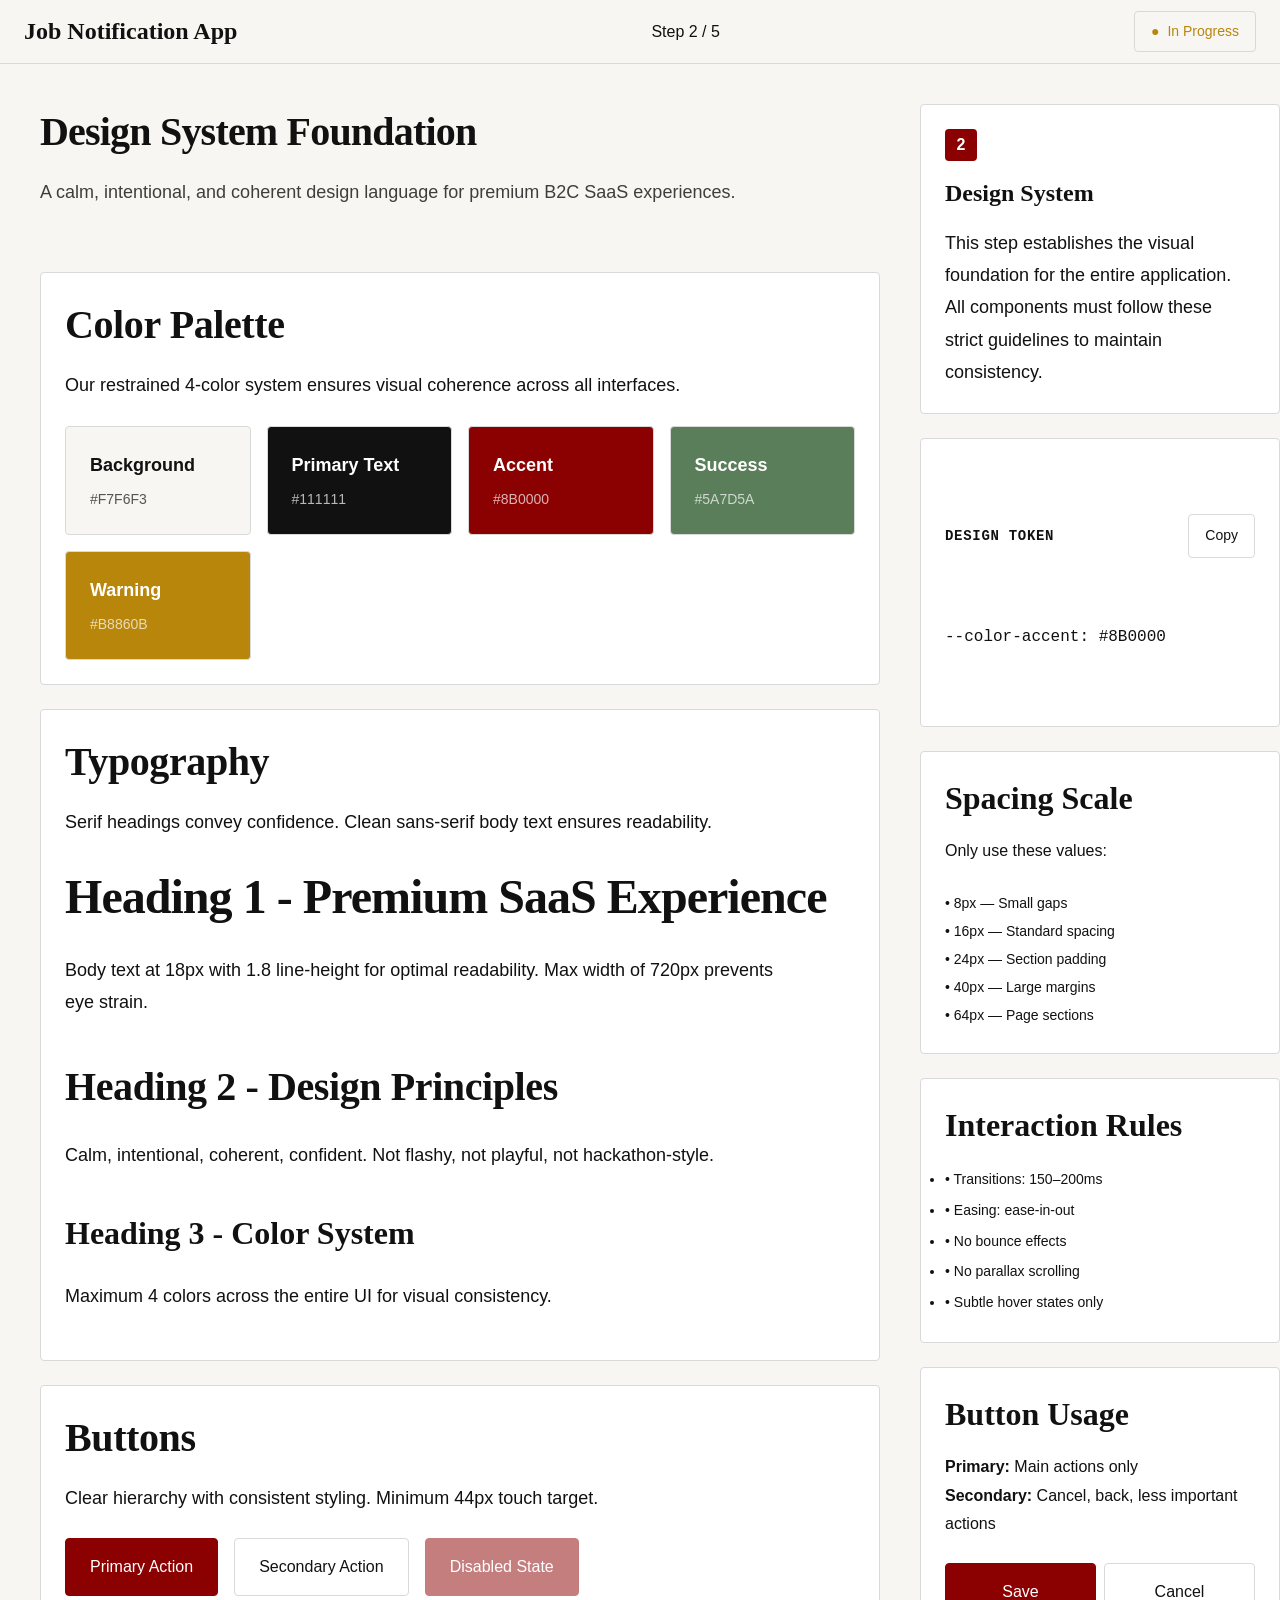
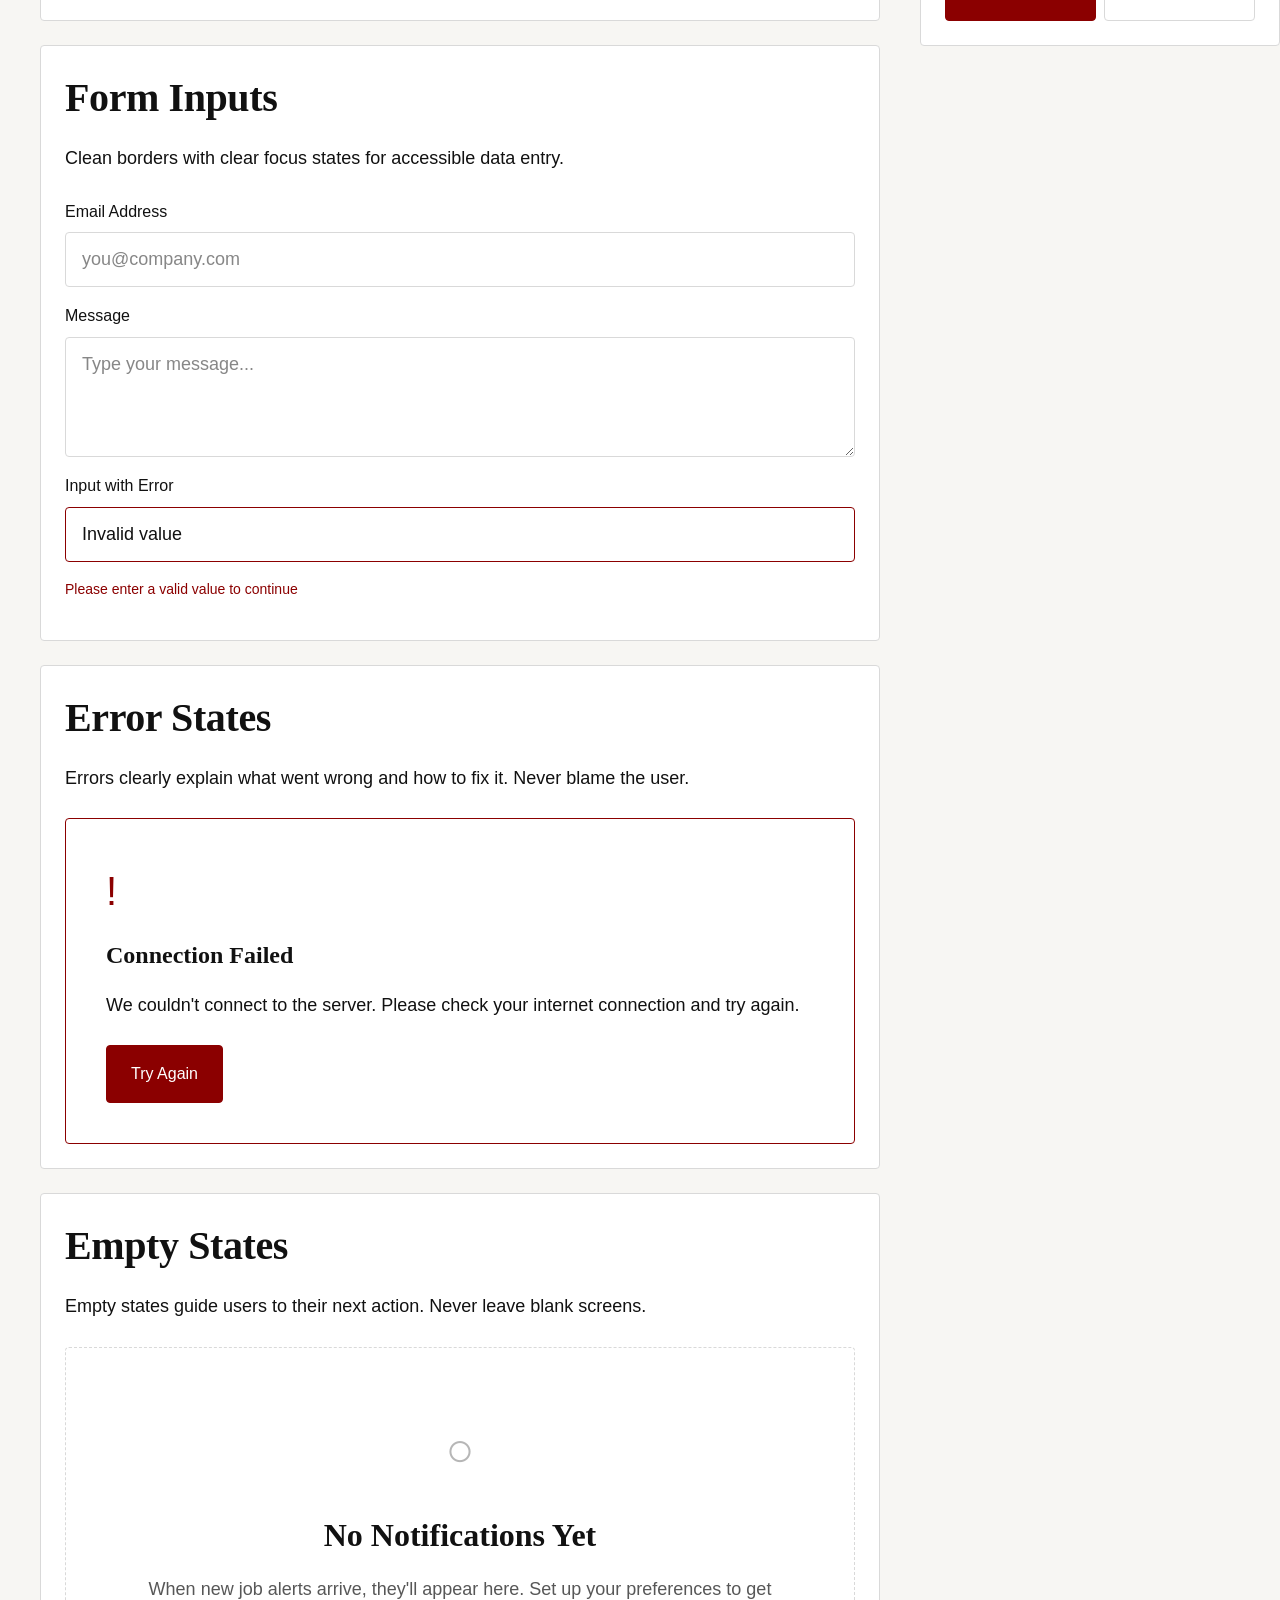
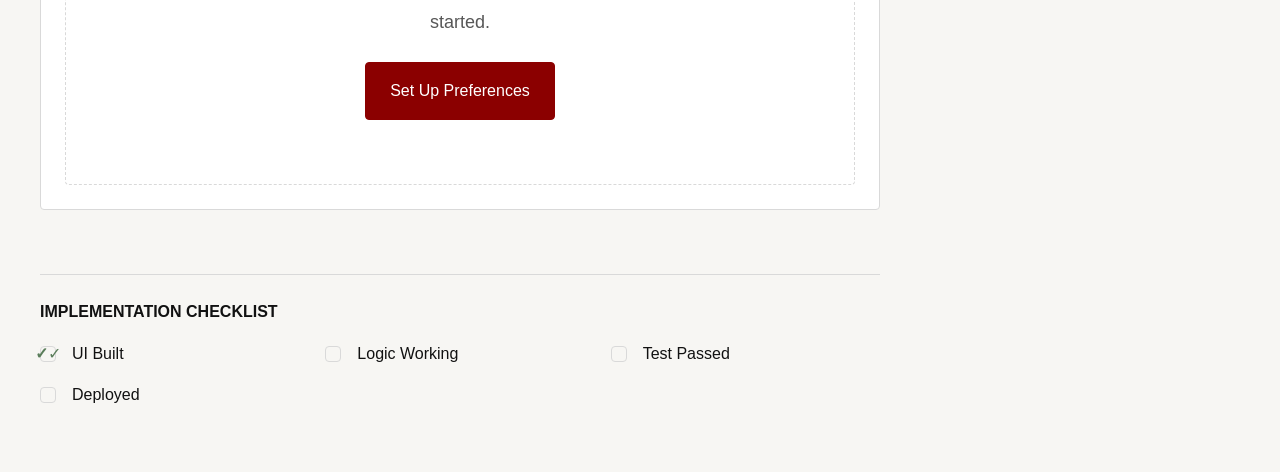
<file: index.html>
<!DOCTYPE html>
<html lang="en">
<head>
    <meta charset="UTF-8">
    <meta name="viewport" content="width=device-width, initial-scale=1.0">
    <title>Job Notification App - Design System</title>
    <link rel="stylesheet" href="css/design-system.css">
</head>
<body>
    <div class="app-container">
        <!-- TOP BAR -->
        <header class="top-bar">
            <div class="top-bar__brand">Job Notification App</div>
            <div class="top-bar__progress">Step 2 / 5</div>
            <div class="top-bar__status status-in-progress">
                <span>●</span> In Progress
            </div>
        </header>

        <!-- MAIN CONTENT -->
        <main class="main-content">
            <!-- PRIMARY WORKSPACE (70%) -->
            <section class="primary-workspace">
                
                <!-- CONTEXT HEADER -->
                <div class="context-header">
                    <h1 class="context-header__title">Design System Foundation</h1>
                    <p class="context-header__subtitle">
                        A calm, intentional, and coherent design language for premium B2C SaaS experiences.
                    </p>
                </div>

                <!-- COMPONENT SHOWCASE CARDS -->
                <div class="card">
                    <h2>Color Palette</h2>
                    <p class="u-mb-3 u-mt-2">Our restrained 4-color system ensures visual coherence across all interfaces.</p>
                    
                    <div style="display: grid; grid-template-columns: repeat(auto-fit, minmax(150px, 1fr)); gap: 16px;">
                        <div style="background: #F7F6F3; border: 1px solid #D9D9D9; padding: 24px; border-radius: 4px;">
                            <div style="font-weight: 600; margin-bottom: 8px;">Background</div>
                            <div style="font-size: 14px; opacity: 0.7;">#F7F6F3</div>
                        </div>
                        <div style="background: #111111; border: 1px solid #D9D9D9; padding: 24px; border-radius: 4px; color: #fff;">
                            <div style="font-weight: 600; margin-bottom: 8px;">Primary Text</div>
                            <div style="font-size: 14px; opacity: 0.7;">#111111</div>
                        </div>
                        <div style="background: #8B0000; border: 1px solid #D9D9D9; padding: 24px; border-radius: 4px; color: #fff;">
                            <div style="font-weight: 600; margin-bottom: 8px;">Accent</div>
                            <div style="font-size: 14px; opacity: 0.7;">#8B0000</div>
                        </div>
                        <div style="background: #5A7D5A; border: 1px solid #D9D9D9; padding: 24px; border-radius: 4px; color: #fff;">
                            <div style="font-weight: 600; margin-bottom: 8px;">Success</div>
                            <div style="font-size: 14px; opacity: 0.7;">#5A7D5A</div>
                        </div>
                        <div style="background: #B8860B; border: 1px solid #D9D9D9; padding: 24px; border-radius: 4px; color: #fff;">
                            <div style="font-weight: 600; margin-bottom: 8px;">Warning</div>
                            <div style="font-size: 14px; opacity: 0.7;">#B8860B</div>
                        </div>
                    </div>
                </div>

                <div class="card">
                    <h2>Typography</h2>
                    <p class="u-mb-3 u-mt-2">Serif headings convey confidence. Clean sans-serif body text ensures readability.</p>
                    
                    <div class="u-mt-3">
                        <h1>Heading 1 - Premium SaaS Experience</h1>
                        <p class="u-mt-3 u-mb-3">Body text at 18px with 1.8 line-height for optimal readability. Max width of 720px prevents eye strain.</p>
                        
                        <h2 class="u-mt-4">Heading 2 - Design Principles</h2>
                        <p class="u-mt-3 u-mb-3">Calm, intentional, coherent, confident. Not flashy, not playful, not hackathon-style.</p>
                        
                        <h3 class="u-mt-4">Heading 3 - Color System</h3>
                        <p class="u-mt-3 u-mb-3">Maximum 4 colors across the entire UI for visual consistency.</p>
                    </div>
                </div>

                <div class="card">
                    <h2>Buttons</h2>
                    <p class="u-mb-3 u-mt-2">Clear hierarchy with consistent styling. Minimum 44px touch target.</p>
                    
                    <div style="display: flex; gap: 16px; flex-wrap: wrap;">
                        <button class="btn btn--primary">Primary Action</button>
                        <button class="btn btn--secondary">Secondary Action</button>
                        <button class="btn btn--primary" disabled>Disabled State</button>
                    </div>
                </div>

                <div class="card">
                    <h2>Form Inputs</h2>
                    <p class="u-mb-3 u-mt-2">Clean borders with clear focus states for accessible data entry.</p>
                    
                    <div class="input-group">
                        <label class="input-label" for="email">Email Address</label>
                        <input type="email" id="email" class="input" placeholder="you@company.com">
                    </div>
                    
                    <div class="input-group">
                        <label class="input-label" for="message">Message</label>
                        <textarea id="message" class="input" placeholder="Type your message..."></textarea>
                    </div>
                    
                    <div class="input-group">
                        <label class="input-label" for="error-input">Input with Error</label>
                        <input type="text" id="error-input" class="input input--error" value="Invalid value" placeholder="Error state">
                        <div class="input-error-message">Please enter a valid value to continue</div>
                    </div>
                </div>

                <div class="card">
                    <h2>Error States</h2>
                    <p class="u-mb-3 u-mt-2">Errors clearly explain what went wrong and how to fix it. Never blame the user.</p>
                    
                    <div class="error-state u-mt-3">
                        <div class="error-state__icon">!</div>
                        <h3 class="error-state__title">Connection Failed</h3>
                        <p class="error-state__message">
                            We couldn't connect to the server. Please check your internet connection and try again.
                        </p>
                        <button class="btn btn--primary">Try Again</button>
                    </div>
                </div>

                <div class="card">
                    <h2>Empty States</h2>
                    <p class="u-mb-3 u-mt-2">Empty states guide users to their next action. Never leave blank screens.</p>
                    
                    <div class="empty-state u-mt-3">
                        <div class="empty-state__icon">○</div>
                        <h3 class="empty-state__title">No Notifications Yet</h3>
                        <p class="empty-state__description">
                            When new job alerts arrive, they'll appear here. Set up your preferences to get started.
                        </p>
                        <button class="btn btn--primary">Set Up Preferences</button>
                    </div>
                </div>

                <!-- PROOF FOOTER -->
                <footer class="proof-footer">
                    <div class="proof-footer__title">IMPLEMENTATION CHECKLIST</div>
                    <ul class="proof-list">
                        <li class="proof-item">
                            <span class="proof-checkbox checked">✓</span>
                            <span>UI Built</span>
                        </li>
                        <li class="proof-item">
                            <span class="proof-checkbox"></span>
                            <span>Logic Working</span>
                        </li>
                        <li class="proof-item">
                            <span class="proof-checkbox"></span>
                            <span>Test Passed</span>
                        </li>
                        <li class="proof-item">
                            <span class="proof-checkbox"></span>
                            <span>Deployed</span>
                        </li>
                    </ul>
                </footer>

            </section>

            <!-- SECONDARY PANEL (30%) -->
            <aside class="secondary-panel">
                
                <!-- STEP EXPLANATION -->
                <div class="step-explanation">
                    <div class="step-explanation__number">2</div>
                    <h3 class="step-explanation__title">Design System</h3>
                    <p class="step-explanation__description">
                        This step establishes the visual foundation for the entire application. 
                        All components must follow these strict guidelines to maintain consistency.
                    </p>
                </div>

                <!-- COPYABLE PROMPT BOX -->
                <div class="prompt-box">
                    <div class="prompt-box__header">
                        <div class="prompt-box__title">Design Token</div>
                        <button class="btn btn--secondary prompt-box__copy-btn">Copy</button>
                    </div>
                    <div>--color-accent: #8B0000</div>
                </div>

                <!-- ADDITIONAL GUIDANCE CARD -->
                <div class="card">
                    <h3>Spacing Scale</h3>
                    <p class="u-mt-2 u-mb-3" style="font-size: 16px;">Only use these values:</p>
                    <ul style="list-style: none; font-size: 14px; line-height: 2;">
                        <li>• 8px — Small gaps</li>
                        <li>• 16px — Standard spacing</li>
                        <li>• 24px — Section padding</li>
                        <li>• 40px — Large margins</li>
                        <li>• 64px — Page sections</li>
                    </ul>
                </div>

                <!-- INTERACTION RULES -->
                <div class="card">
                    <h3>Interaction Rules</h3>
                    <ul style="font-size: 14px; line-height: 2.2; margin-top: 16px;">
                        <li>• Transitions: 150–200ms</li>
                        <li>• Easing: ease-in-out</li>
                        <li>• No bounce effects</li>
                        <li>• No parallax scrolling</li>
                        <li>• Subtle hover states only</li>
                    </ul>
                </div>

                <!-- BUTTON STYLES -->
                <div class="card">
                    <h3>Button Usage</h3>
                    <p class="u-mt-2 u-mb-3" style="font-size: 16px;">
                        <strong>Primary:</strong> Main actions only<br>
                        <strong>Secondary:</strong> Cancel, back, less important actions
                    </p>
                    <div style="display: flex; gap: 8px;">
                        <button class="btn btn--primary" style="flex: 1;">Save</button>
                        <button class="btn btn--secondary" style="flex: 1;">Cancel</button>
                    </div>
                </div>

            </aside>
        </main>
    </div>

    <script>
        // Copy prompt functionality
        document.querySelector('.prompt-box__copy-btn').addEventListener('click', function() {
            const code = '--color-accent: #8B0000';
            navigator.clipboard.writeText(code).then(() => {
                const originalText = this.textContent;
                this.textContent = 'Copied!';
                setTimeout(() => {
                    this.textContent = originalText;
                }, 2000);
            });
        });

        // Form input interactions
        const inputs = document.querySelectorAll('.input');
        inputs.forEach(input => {
            input.addEventListener('focus', function() {
                this.parentElement.classList.add('focused');
            });
            
            input.addEventListener('blur', function() {
                this.parentElement.classList.remove('focused');
            });
        });
    </script>
</body>
</html>
</file>
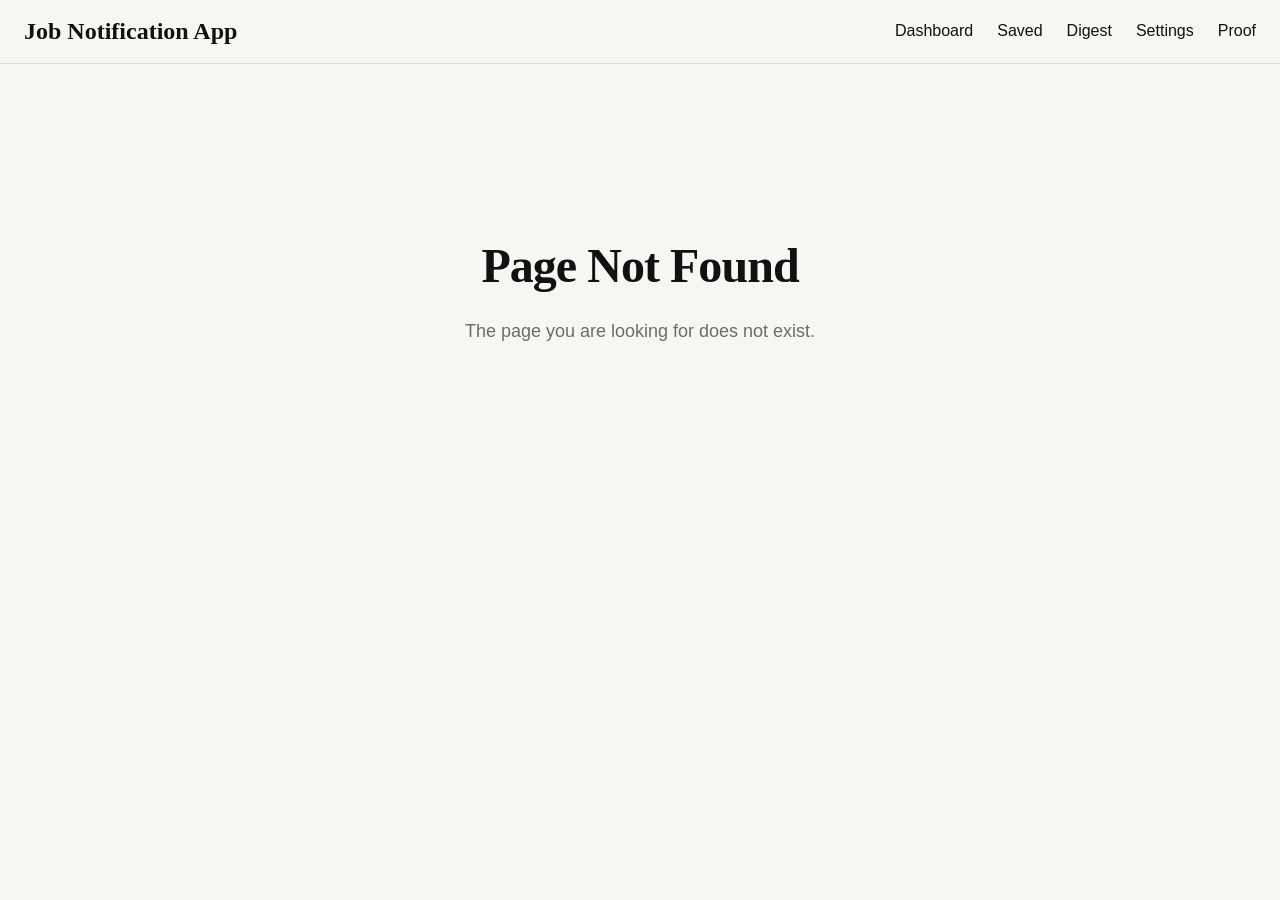
<file: app.html>
<!DOCTYPE html>
<html lang="en">

<head>
    <meta charset="UTF-8">
    <meta name="viewport" content="width=device-width, initial-scale=1.0">
    <title>Job Notification App</title>
    <link rel="stylesheet" href="css/design-system.css">
    <style>
        /* Specific adjustments for the App Shell based on the rules */
        .app-nav {
            display: flex;
            align-items: center;
            gap: var(--space-3);
        }

        .nav-link {
            text-decoration: none;
            color: var(--color-text-primary);
            font-size: var(--text-sm);
            font-weight: 500;
            padding: var(--space-1) 0;
            border-bottom: 2px solid transparent;
            transition: color var(--transition-fast) var(--transition-easing);
        }

        .nav-link:hover {
            color: var(--color-accent);
        }

        .nav-link.active {
            border-bottom: 2px solid #8B0000;
            color: #8B0000;
        }

        /* Mobile Menu */
        .mobile-menu-btn {
            display: none;
            background: none;
            border: none;
            font-size: 24px;
            cursor: pointer;
            color: var(--color-text-primary);
        }

        .mobile-nav-panel {
            display: none;
            flex-direction: column;
            gap: var(--space-2);
            position: absolute;
            top: var(--top-bar-height);
            left: 0;
            right: 0;
            background: var(--color-background);
            padding: var(--space-3);
            border-bottom: 1px solid var(--color-border);
            z-index: 99;
        }

        .mobile-nav-panel.open {
            display: flex;
        }

        @media (max-width: 768px) {
            .app-nav {
                display: none;
            }

            .mobile-menu-btn {
                display: block;
            }
        }

        /* Route Container */
        .route-view {
            display: none;
            width: 100%;
        }

        .route-view.active {
            display: block;
        }

        /* Placeholder Content Styling */
        .placeholder-page {
            max-width: var(--max-width-text);
            margin: 0 auto;
            text-align: left;
            padding-top: var(--space-5);
        }

        .placeholder-page h1 {
            margin-bottom: var(--space-2);
        }

        .placeholder-page p {
            opacity: 0.6;
            margin-top: 0;
        }

        /* Center content instead of 70/30 split for these simple shells */
        .main-content {
            justify-content: center;
        }
    </style>
</head>

<body>
    <div class="app-container">
        <!-- TOP NAVIGATION BAR -->
        <header class="top-bar">
            <div class="top-bar__brand">Job Notification App</div>

            <nav class="app-nav">
                <a href="/" class="nav-link active" data-route="/">Dashboard</a>
                <a href="/saved" class="nav-link" data-route="/saved">Saved</a>
                <a href="/digest" class="nav-link" data-route="/digest">Digest</a>
                <a href="/settings" class="nav-link" data-route="/settings">Settings</a>
                <a href="/proof" class="nav-link" data-route="/proof">Proof</a>
            </nav>

            <button class="mobile-menu-btn" aria-label="Toggle menu">☰</button>
        </header>

        <!-- MOBILE NAVIGATION PANEL -->
        <nav class="mobile-nav-panel">
            <a href="/" class="nav-link active" data-route="/">Dashboard</a>
            <a href="/saved" class="nav-link" data-route="/saved">Saved</a>
            <a href="/digest" class="nav-link" data-route="/digest">Digest</a>
            <a href="/settings" class="nav-link" data-route="/settings">Settings</a>
            <a href="/proof" class="nav-link" data-route="/proof">Proof</a>
        </nav>

        <!-- MAIN CONTENT (ROUTE VIEWS) -->
        <main class="main-content">

            <!-- Landing Route -->
            <section id="route-landing" class="route-view active">
                <div class="placeholder-page" style="text-align: center; padding-top: var(--space-5);">
                    <h1 style="font-size: var(--text-3xl); margin-bottom: var(--space-3);">Stop Missing The Right Jobs.
                    </h1>
                    <p style="font-size: var(--text-lg); margin-bottom: var(--space-4);">Precision-matched job discovery
                        delivered daily at 9AM.</p>
                    <a href="/settings" class="btn btn--primary routing-link" data-route="/settings"
                        style="font-size: var(--text-lg); padding: var(--space-3) var(--space-4);">Start Tracking</a>
                </div>
            </section>

            <!-- Dashboard Route -->
            <section id="route-dashboard" class="route-view">
                <div class="empty-state"
                    style="max-width: var(--max-width-text); margin: 0 auto; margin-top: var(--space-5);">
                    <div class="empty-state__icon">○</div>
                    <h3 class="empty-state__title">No jobs yet</h3>
                    <p class="empty-state__description">In the next step, you will load a realistic dataset.</p>
                </div>
            </section>

            <!-- Saved Route -->
            <section id="route-saved" class="route-view">
                <div class="empty-state"
                    style="max-width: var(--max-width-text); margin: 0 auto; margin-top: var(--space-5);">
                    <div class="empty-state__icon">○</div>
                    <h3 class="empty-state__title">No Saved Jobs</h3>
                    <p class="empty-state__description">Jobs you save for later will appear here.</p>
                </div>
            </section>

            <!-- Digest Route -->
            <section id="route-digest" class="route-view">
                <div class="empty-state"
                    style="max-width: var(--max-width-text); margin: 0 auto; margin-top: var(--space-5);">
                    <div class="empty-state__icon">○</div>
                    <h3 class="empty-state__title">Daily Digest</h3>
                    <p class="empty-state__description">Your precision-matched daily summary will appear here. Feature
                        coming soon.</p>
                </div>
            </section>

            <!-- Settings Route -->
            <section id="route-settings" class="route-view">
                <div class="card" style="max-width: var(--max-width-text); margin: 0 auto; margin-top: var(--space-5);">
                    <h2 class="u-mb-4">Notification Preferences</h2>

                    <div class="input-group u-mb-3">
                        <label class="input-label" for="pref-role">Role keywords</label>
                        <input type="text" id="pref-role" class="input" placeholder="e.g. Frontend Engineer, React">
                    </div>

                    <div class="input-group u-mb-3">
                        <label class="input-label" for="pref-location">Preferred locations</label>
                        <input type="text" id="pref-location" class="input" placeholder="e.g. New York, London, Remote">
                    </div>

                    <div class="input-group u-mb-3">
                        <label class="input-label" for="pref-mode">Mode</label>
                        <select id="pref-mode" class="input">
                            <option>Remote</option>
                            <option>Hybrid</option>
                            <option>Onsite</option>
                        </select>
                    </div>

                    <div class="input-group u-mb-4">
                        <label class="input-label" for="pref-exp">Experience level</label>
                        <select id="pref-exp" class="input">
                            <option>Junior</option>
                            <option>Mid-Level</option>
                            <option>Senior</option>
                            <option>Staff/Principal</option>
                        </select>
                    </div>

                    <button class="btn btn--primary">Save Preferences</button>
                </div>
            </section>

            <!-- Proof Route -->
            <section id="route-proof" class="route-view">
                <div class="placeholder-page" style="margin-top: var(--space-5);">
                    <h1>Proof</h1>
                    <p>Artifact collection and verification steps will be displayed here.</p>
                </div>
            </section>

            <!-- 404 Route -->
            <section id="route-404" class="route-view">
                <div class="placeholder-page" style="text-align: center; margin-top: var(--space-5);">
                    <h1>Page Not Found</h1>
                    <p>The page you are looking for does not exist.</p>
                </div>
            </section>

        </main>
    </div>

    <script src="js/design-system.js"></script>
    <script>
        // Simple Client-Side Router
        document.addEventListener('DOMContentLoaded', () => {
            const navLinks = document.querySelectorAll('.nav-link');
            const routingLinks = document.querySelectorAll('.nav-link, .routing-link');
            const routeViews = document.querySelectorAll('.route-view');
            const mobileMenuBtn = document.querySelector('.mobile-menu-btn');
            const mobileNavPanel = document.querySelector('.mobile-nav-panel');

            // Toggle mobile menu
            mobileMenuBtn.addEventListener('click', () => {
                mobileNavPanel.classList.toggle('open');
            });

            // Map paths to view IDs
            const routeMap = {
                '/': 'route-landing',
                '/dashboard': 'route-dashboard',
                '/saved': 'route-saved',
                '/digest': 'route-digest',
                '/settings': 'route-settings',
                '/proof': 'route-proof'
            };

            function navigateTo(path) {
                // Determine target view
                const targetViewId = routeMap[path] || 'route-404';

                // Handle navigation without reload
                history.pushState(null, '', path);
                updateUI(path, targetViewId);
            }

            function updateUI(path, viewId) {
                // Update active links
                navLinks.forEach(link => {
                    link.classList.remove('active');
                    const linkRoute = link.getAttribute('data-route');
                    if (linkRoute === path) {
                        link.classList.add('active');
                    }
                });

                // Update visible views
                routeViews.forEach(view => {
                    view.classList.remove('active');
                });

                const targetViewElement = document.getElementById(viewId);
                if (targetViewElement) {
                    targetViewElement.classList.add('active');
                }

                // Close mobile menu if open
                mobileNavPanel.classList.remove('open');
            }

            // Handle link clicks
            routingLinks.forEach(link => {
                link.addEventListener('click', (e) => {
                    e.preventDefault();
                    const path = link.getAttribute('data-route');
                    navigateTo(path);
                });
            });

            // Handle back/forward browser buttons
            window.addEventListener('popstate', () => {
                const path = window.location.pathname;
                const viewId = routeMap[path] || 'route-404';
                updateUI(path, viewId);
            });

            // Initial load resolution
            const initialPath = window.location.pathname;
            const initialViewId = routeMap[initialPath] || 'route-404';
            updateUI(initialPath, initialViewId);
        });
    </script>
</body>

</html>
</file>
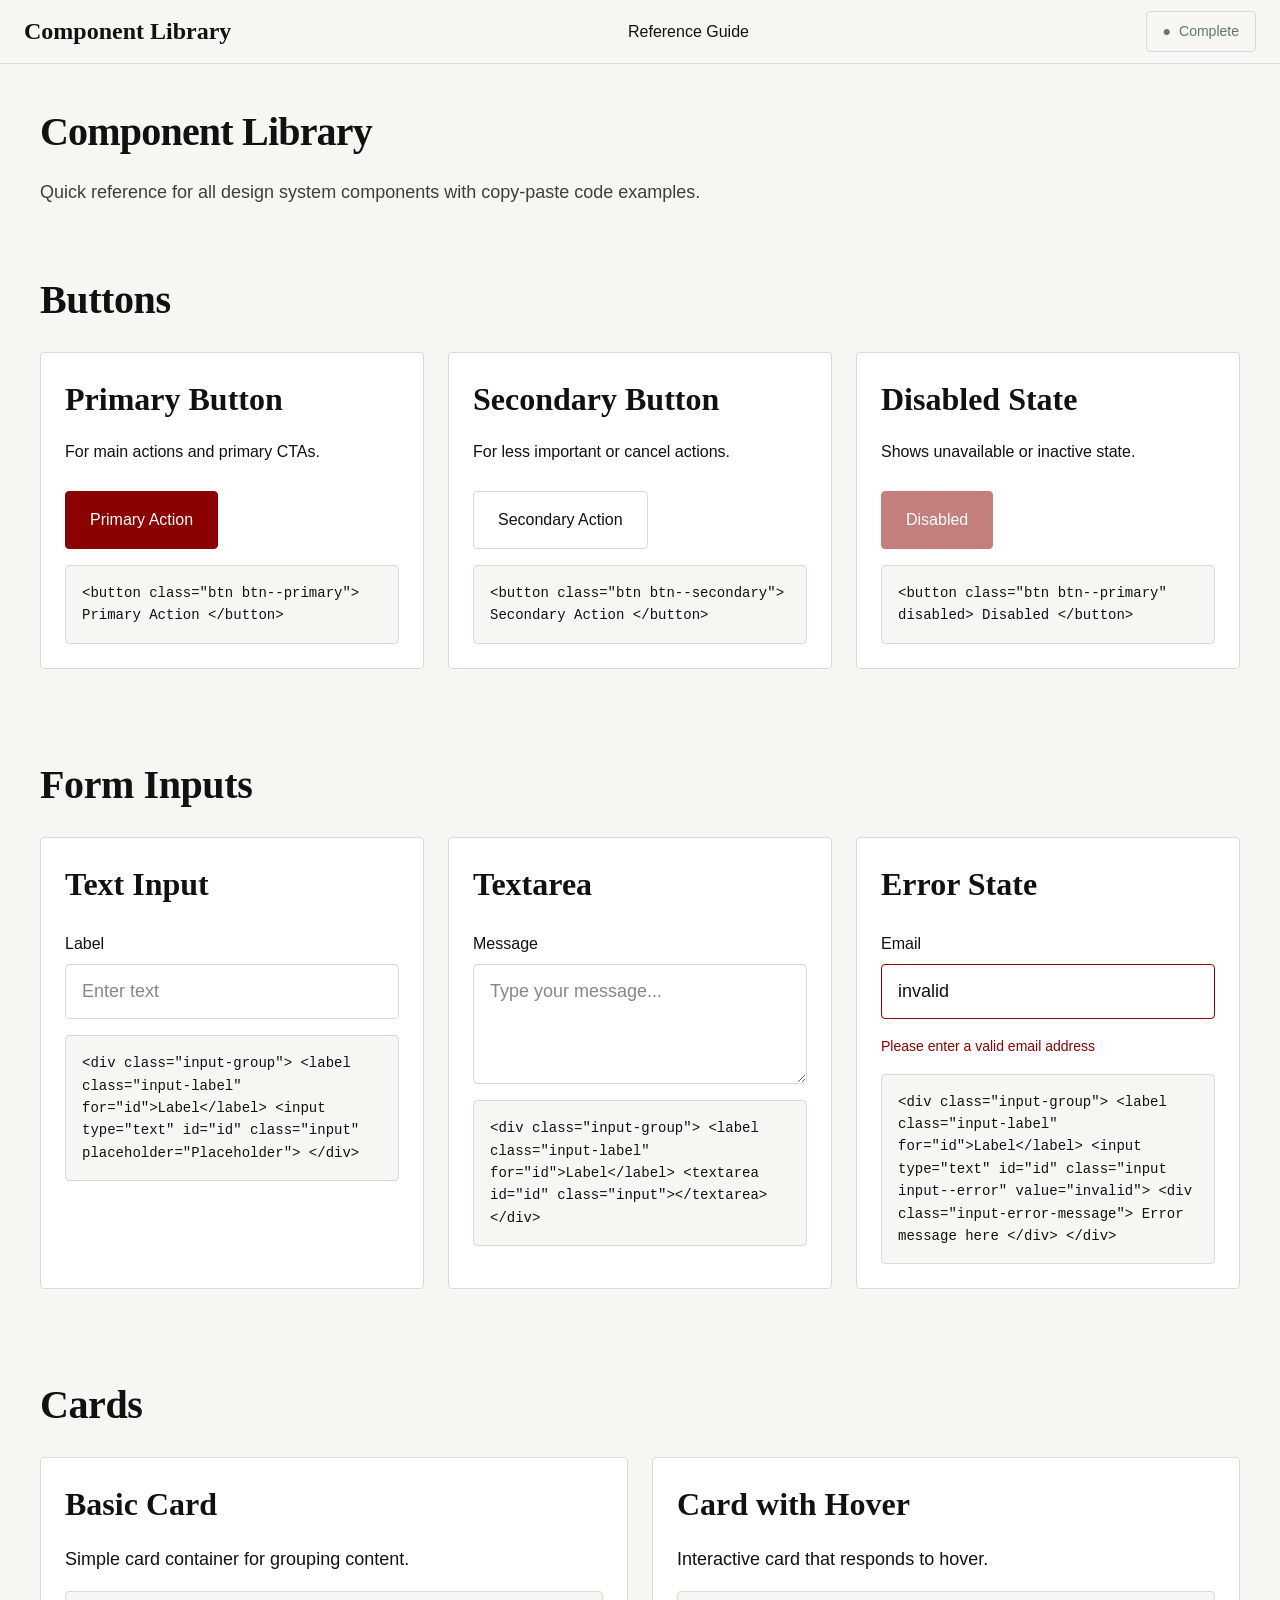
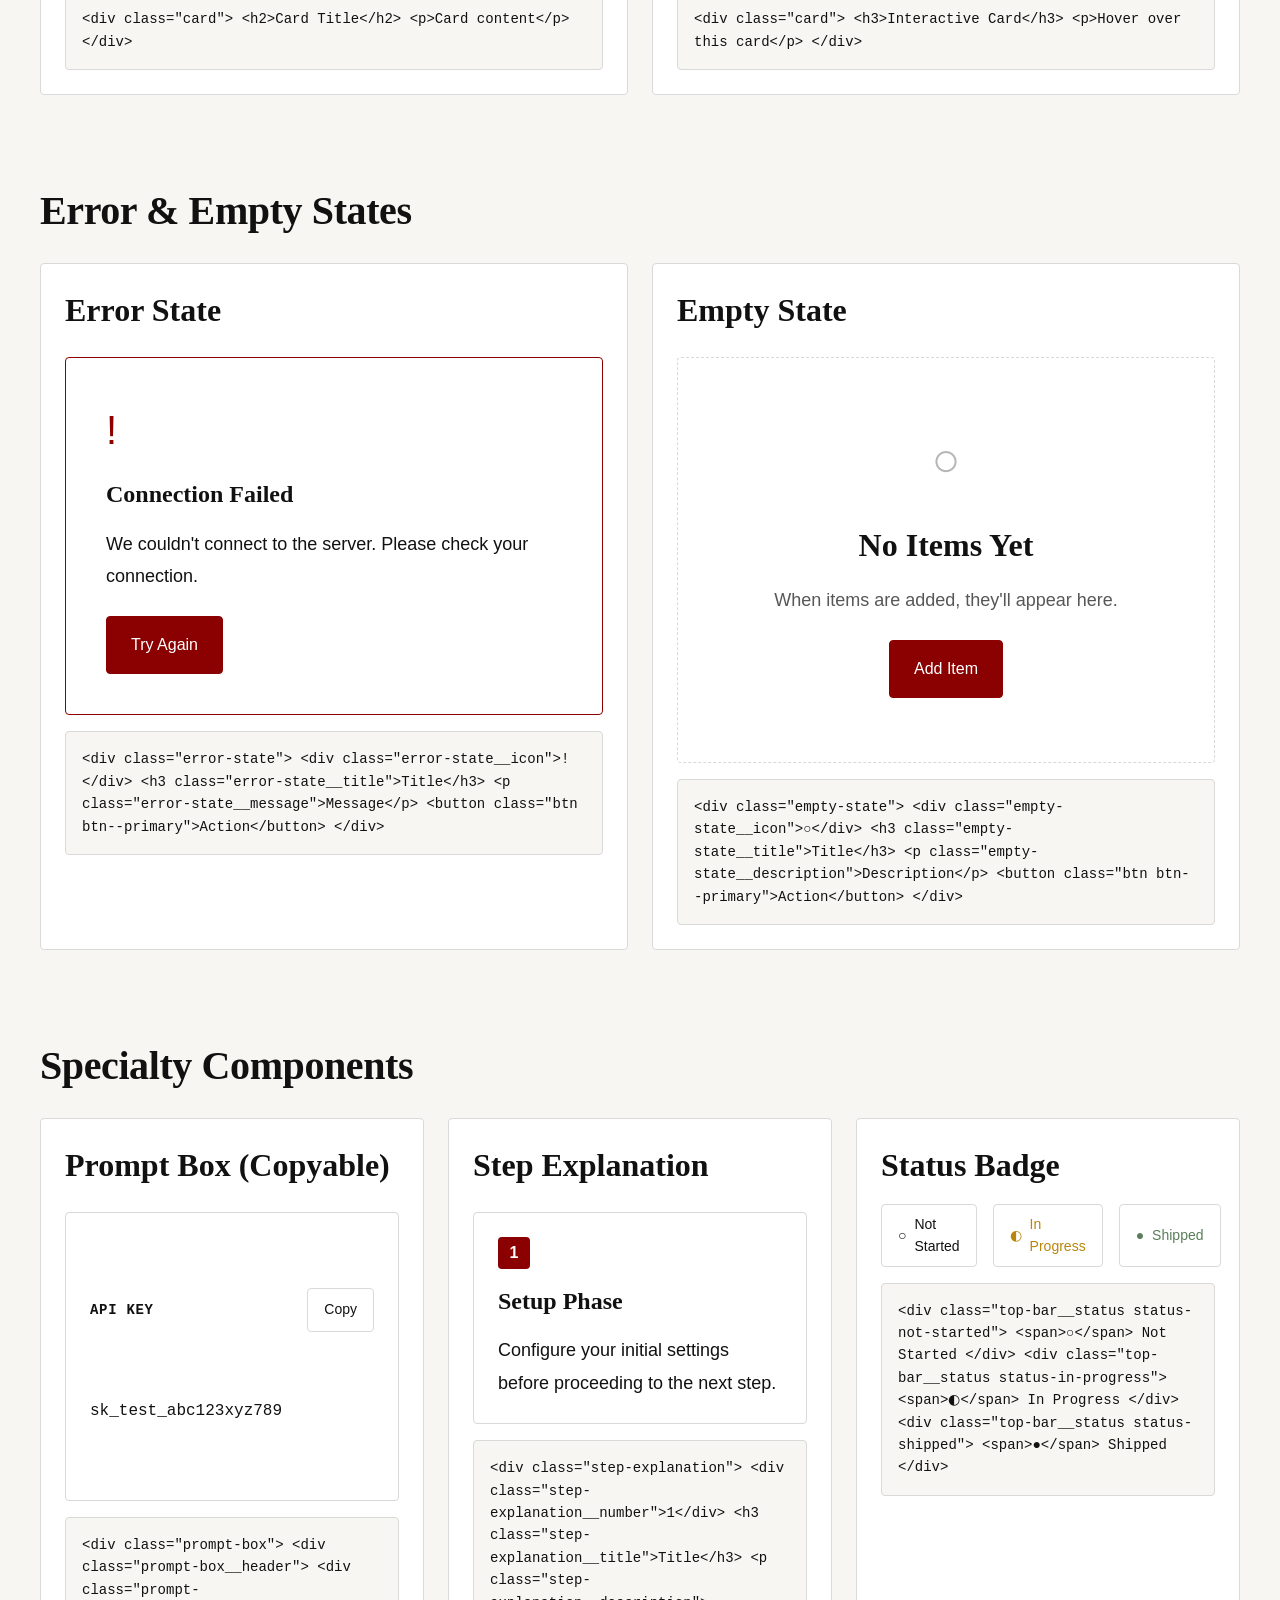
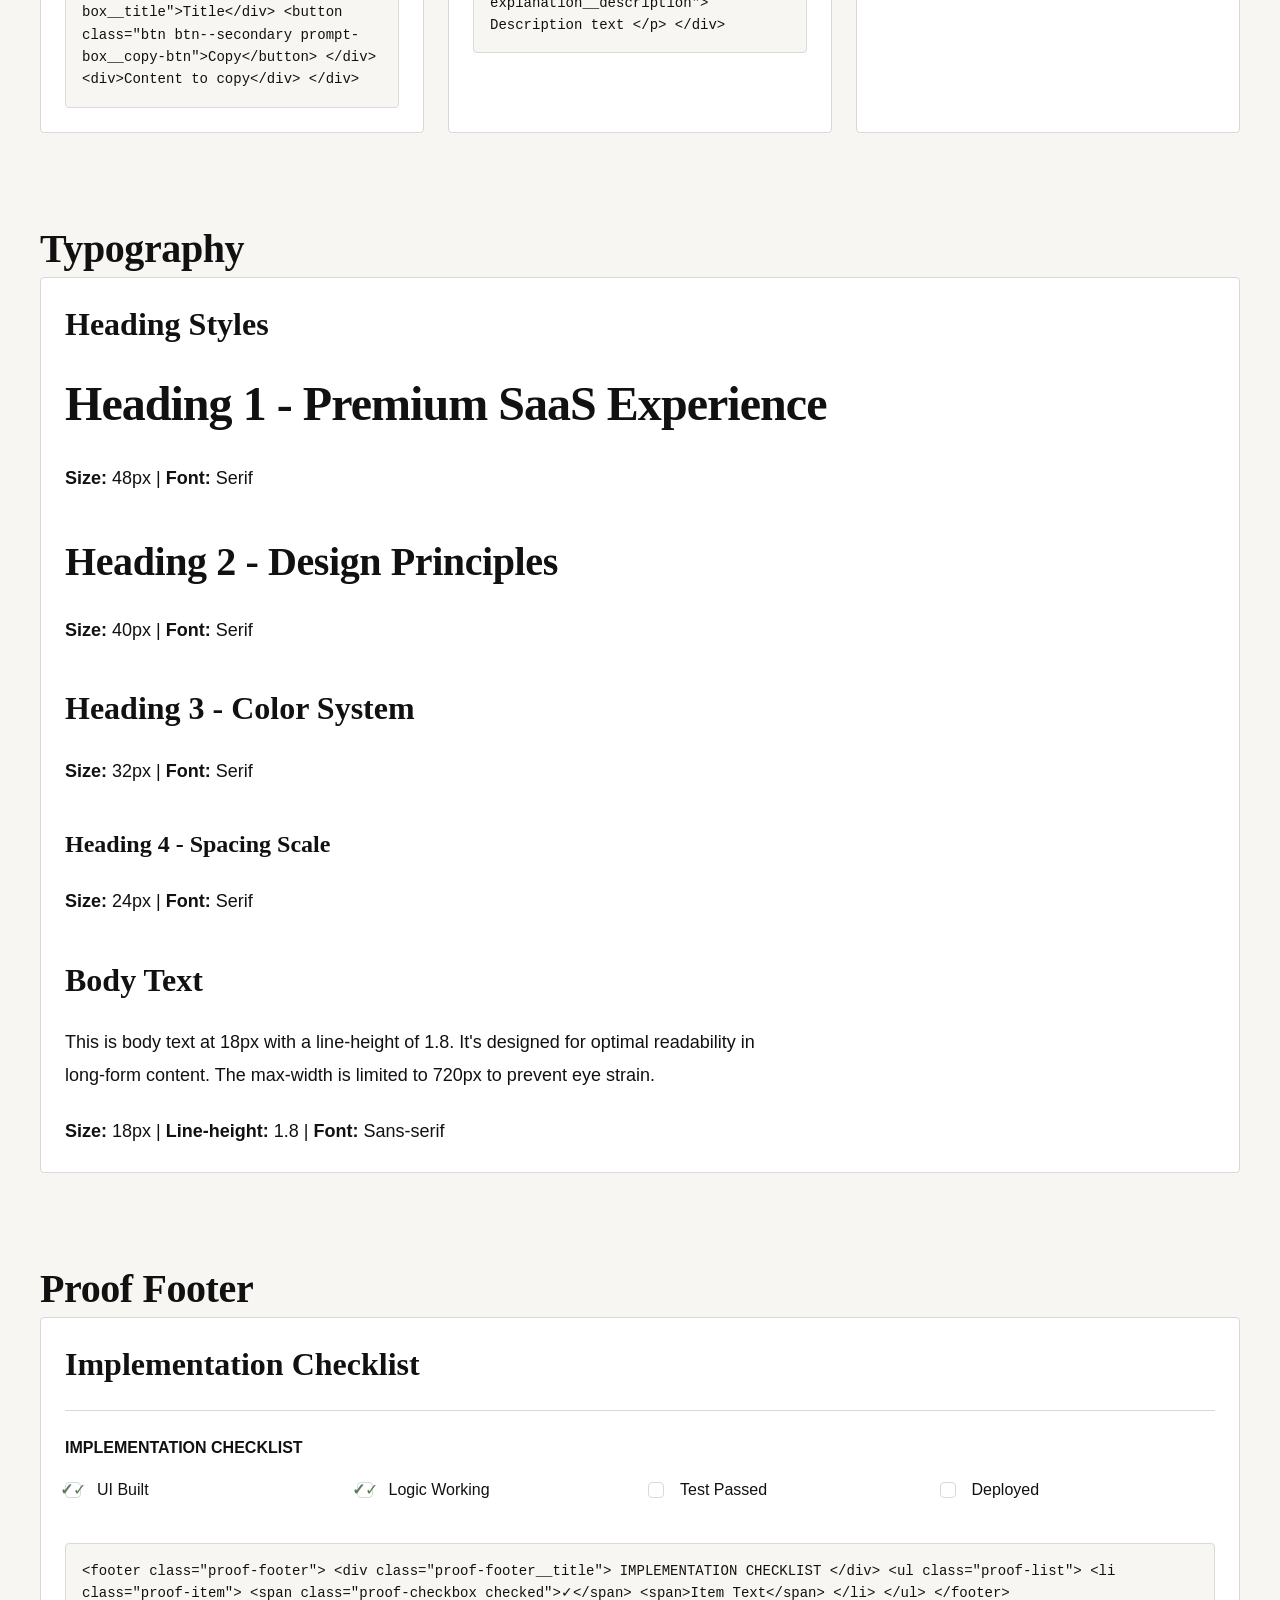
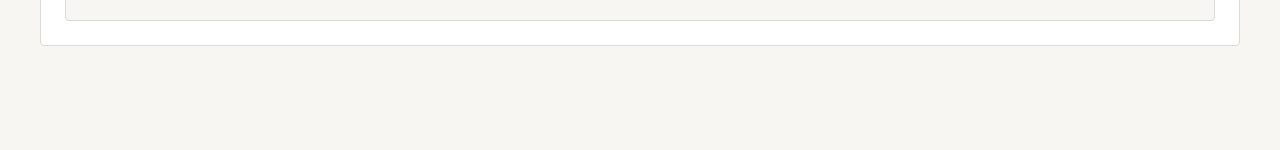
<file: components.html>
<!DOCTYPE html>
<html lang="en">
<head>
    <meta charset="UTF-8">
    <meta name="viewport" content="width=device-width, initial-scale=1.0">
    <title>Component Library - Job Notification App</title>
    <link rel="stylesheet" href="css/design-system.css">
    <style>
        .component-showcase {
            padding: 40px;
        }
        .component-section {
            margin-bottom: 64px;
        }
        .component-grid {
            display: grid;
            grid-template-columns: repeat(auto-fit, minmax(300px, 1fr));
            gap: 24px;
            margin-top: 24px;
        }
        .code-example {
            background: #F7F6F3;
            border: 1px solid #D9D9D9;
            border-radius: 4px;
            padding: 16px;
            font-family: 'Monaco', 'Menlo', monospace;
            font-size: 14px;
            margin-top: 16px;
            overflow-x: auto;
        }
    </style>
</head>
<body>
    <div class="app-container">
        <!-- TOP BAR -->
        <header class="top-bar">
            <div class="top-bar__brand">Component Library</div>
            <div class="top-bar__progress">Reference Guide</div>
            <div class="top-bar__status status-shipped">
                <span>●</span> Complete
            </div>
        </header>

        <!-- MAIN CONTENT -->
        <main class="main-content">
            <div class="primary-workspace" style="flex: 0 0 100%;">
                
                <div class="context-header">
                    <h1 class="context-header__title">Component Library</h1>
                    <p class="context-header__subtitle">
                        Quick reference for all design system components with copy-paste code examples.
                    </p>
                </div>

                <!-- BUTTONS SECTION -->
                <section class="component-section">
                    <h2>Buttons</h2>
                    <div class="component-grid">
                        <div class="card">
                            <h3>Primary Button</h3>
                            <p class="text-small u-mt-2 u-mb-3">For main actions and primary CTAs.</p>
                            <button class="btn btn--primary">Primary Action</button>
                            <div class="code-example">
&lt;button class="btn btn--primary"&gt;
    Primary Action
&lt;/button&gt;
                            </div>
                        </div>

                        <div class="card">
                            <h3>Secondary Button</h3>
                            <p class="text-small u-mt-2 u-mb-3">For less important or cancel actions.</p>
                            <button class="btn btn--secondary">Secondary Action</button>
                            <div class="code-example">
&lt;button class="btn btn--secondary"&gt;
    Secondary Action
&lt;/button&gt;
                            </div>
                        </div>

                        <div class="card">
                            <h3>Disabled State</h3>
                            <p class="text-small u-mt-2 u-mb-3">Shows unavailable or inactive state.</p>
                            <button class="btn btn--primary" disabled>Disabled</button>
                            <div class="code-example">
&lt;button class="btn btn--primary" disabled&gt;
    Disabled
&lt;/button&gt;
                            </div>
                        </div>
                    </div>
                </section>

                <!-- FORM INPUTS SECTION -->
                <section class="component-section">
                    <h2>Form Inputs</h2>
                    <div class="component-grid">
                        <div class="card">
                            <h3>Text Input</h3>
                            <div class="input-group u-mt-3">
                                <label class="input-label" for="demo-input">Label</label>
                                <input type="text" id="demo-input" class="input" placeholder="Enter text">
                            </div>
                            <div class="code-example">
&lt;div class="input-group"&gt;
    &lt;label class="input-label" for="id"&gt;Label&lt;/label&gt;
    &lt;input type="text" id="id" class="input" 
           placeholder="Placeholder"&gt;
&lt;/div&gt;
                            </div>
                        </div>

                        <div class="card">
                            <h3>Textarea</h3>
                            <div class="input-group u-mt-3">
                                <label class="input-label" for="demo-textarea">Message</label>
                                <textarea id="demo-textarea" class="input" placeholder="Type your message..."></textarea>
                            </div>
                            <div class="code-example">
&lt;div class="input-group"&gt;
    &lt;label class="input-label" for="id"&gt;Label&lt;/label&gt;
    &lt;textarea id="id" class="input"&gt;&lt;/textarea&gt;
&lt;/div&gt;
                            </div>
                        </div>

                        <div class="card">
                            <h3>Error State</h3>
                            <div class="input-group u-mt-3">
                                <label class="input-label" for="demo-error">Email</label>
                                <input type="email" id="demo-error" class="input input--error" value="invalid">
                                <div class="input-error-message">Please enter a valid email address</div>
                            </div>
                            <div class="code-example">
&lt;div class="input-group"&gt;
    &lt;label class="input-label" for="id"&gt;Label&lt;/label&gt;
    &lt;input type="text" id="id" 
           class="input input--error" value="invalid"&gt;
    &lt;div class="input-error-message"&gt;
        Error message here
    &lt;/div&gt;
&lt;/div&gt;
                            </div>
                        </div>
                    </div>
                </section>

                <!-- CARDS SECTION -->
                <section class="component-section">
                    <h2>Cards</h2>
                    <div class="component-grid">
                        <div class="card">
                            <h3>Basic Card</h3>
                            <p class="u-mt-2">Simple card container for grouping content.</p>
                            <div class="code-example">
&lt;div class="card"&gt;
    &lt;h2&gt;Card Title&lt;/h2&gt;
    &lt;p&gt;Card content&lt;/p&gt;
&lt;/div&gt;
                            </div>
                        </div>

                        <div class="card">
                            <h3>Card with Hover</h3>
                            <p class="u-mt-2">Interactive card that responds to hover.</p>
                            <div class="code-example">
&lt;div class="card"&gt;
    &lt;h3&gt;Interactive Card&lt;/h3&gt;
    &lt;p&gt;Hover over this card&lt;/p&gt;
&lt;/div&gt;
                            </div>
                        </div>
                    </div>
                </section>

                <!-- STATES SECTION -->
                <section class="component-section">
                    <h2>Error & Empty States</h2>
                    <div class="component-grid">
                        <div class="card">
                            <h3>Error State</h3>
                            <div class="error-state u-mt-3">
                                <div class="error-state__icon">!</div>
                                <h3 class="error-state__title">Connection Failed</h3>
                                <p class="error-state__message">
                                    We couldn't connect to the server. Please check your connection.
                                </p>
                                <button class="btn btn--primary">Try Again</button>
                            </div>
                            <div class="code-example">
&lt;div class="error-state"&gt;
    &lt;div class="error-state__icon"&gt;!&lt;/div&gt;
    &lt;h3 class="error-state__title"&gt;Title&lt;/h3&gt;
    &lt;p class="error-state__message"&gt;Message&lt;/p&gt;
    &lt;button class="btn btn--primary"&gt;Action&lt;/button&gt;
&lt;/div&gt;
                            </div>
                        </div>

                        <div class="card">
                            <h3>Empty State</h3>
                            <div class="empty-state u-mt-3">
                                <div class="empty-state__icon">○</div>
                                <h3 class="empty-state__title">No Items Yet</h3>
                                <p class="empty-state__description">
                                    When items are added, they'll appear here.
                                </p>
                                <button class="btn btn--primary">Add Item</button>
                            </div>
                            <div class="code-example">
&lt;div class="empty-state"&gt;
    &lt;div class="empty-state__icon"&gt;○&lt;/div&gt;
    &lt;h3 class="empty-state__title"&gt;Title&lt;/h3&gt;
    &lt;p class="empty-state__description"&gt;Description&lt;/p&gt;
    &lt;button class="btn btn--primary"&gt;Action&lt;/button&gt;
&lt;/div&gt;
                            </div>
                        </div>
                    </div>
                </section>

                <!-- SPECIALTY COMPONENTS SECTION -->
                <section class="component-section">
                    <h2>Specialty Components</h2>
                    <div class="component-grid">
                        <div class="card">
                            <h3>Prompt Box (Copyable)</h3>
                            <div class="prompt-box u-mt-3">
                                <div class="prompt-box__header">
                                    <div class="prompt-box__title">API Key</div>
                                    <button class="btn btn--secondary prompt-box__copy-btn">Copy</button>
                                </div>
                                <div>sk_test_abc123xyz789</div>
                            </div>
                            <div class="code-example">
&lt;div class="prompt-box"&gt;
    &lt;div class="prompt-box__header"&gt;
        &lt;div class="prompt-box__title"&gt;Title&lt;/div&gt;
        &lt;button class="btn btn--secondary 
           prompt-box__copy-btn"&gt;Copy&lt;/button&gt;
    &lt;/div&gt;
    &lt;div&gt;Content to copy&lt;/div&gt;
&lt;/div&gt;
                            </div>
                        </div>

                        <div class="card">
                            <h3>Step Explanation</h3>
                            <div class="step-explanation u-mt-3">
                                <div class="step-explanation__number">1</div>
                                <h3 class="step-explanation__title">Setup Phase</h3>
                                <p class="step-explanation__description">
                                    Configure your initial settings before proceeding to the next step.
                                </p>
                            </div>
                            <div class="code-example">
&lt;div class="step-explanation"&gt;
    &lt;div class="step-explanation__number"&gt;1&lt;/div&gt;
    &lt;h3 class="step-explanation__title"&gt;Title&lt;/h3&gt;
    &lt;p class="step-explanation__description"&gt;
        Description text
    &lt;/p&gt;
&lt;/div&gt;
                            </div>
                        </div>

                        <div class="card">
                            <h3>Status Badge</h3>
                            <div style="display: flex; gap: 16px; margin-top: 16px;">
                                <div class="top-bar__status status-not-started">
                                    <span>○</span> Not Started
                                </div>
                                <div class="top-bar__status status-in-progress">
                                    <span>◐</span> In Progress
                                </div>
                                <div class="top-bar__status status-shipped">
                                    <span>●</span> Shipped
                                </div>
                            </div>
                            <div class="code-example">
&lt;div class="top-bar__status status-not-started"&gt;
    &lt;span&gt;○&lt;/span&gt; Not Started
&lt;/div&gt;

&lt;div class="top-bar__status status-in-progress"&gt;
    &lt;span&gt;◐&lt;/span&gt; In Progress
&lt;/div&gt;

&lt;div class="top-bar__status status-shipped"&gt;
    &lt;span&gt;●&lt;/span&gt; Shipped
&lt;/div&gt;
                            </div>
                        </div>
                    </div>
                </section>

                <!-- TYPOGRAPHY SECTION -->
                <section class="component-section">
                    <h2>Typography</h2>
                    <div class="card">
                        <h3>Heading Styles</h3>
                        <div class="u-mt-3">
                            <h1>Heading 1 - Premium SaaS Experience</h1>
                            <p class="u-mt-3 u-mb-3"><strong>Size:</strong> 48px | <strong>Font:</strong> Serif</p>
                            
                            <h2 class="u-mt-4">Heading 2 - Design Principles</h2>
                            <p class="u-mt-3 u-mb-3"><strong>Size:</strong> 40px | <strong>Font:</strong> Serif</p>
                            
                            <h3 class="u-mt-4">Heading 3 - Color System</h3>
                            <p class="u-mt-3 u-mb-3"><strong>Size:</strong> 32px | <strong>Font:</strong> Serif</p>
                            
                            <h4 class="u-mt-4">Heading 4 - Spacing Scale</h4>
                            <p class="u-mt-3 u-mb-3"><strong>Size:</strong> 24px | <strong>Font:</strong> Serif</p>
                        </div>
                        
                        <h3 class="u-mt-4">Body Text</h3>
                        <div class="u-mt-3">
                            <p>This is body text at 18px with a line-height of 1.8. It's designed for optimal readability in long-form content. The max-width is limited to 720px to prevent eye strain.</p>
                            <p class="u-mt-3"><strong>Size:</strong> 18px | <strong>Line-height:</strong> 1.8 | <strong>Font:</strong> Sans-serif</p>
                        </div>
                    </div>
                </section>

                <!-- PROOF FOOTER SECTION -->
                <section class="component-section">
                    <h2>Proof Footer</h2>
                    <div class="card">
                        <h3>Implementation Checklist</h3>
                        <footer class="proof-footer u-mt-3">
                            <div class="proof-footer__title">IMPLEMENTATION CHECKLIST</div>
                            <ul class="proof-list">
                                <li class="proof-item">
                                    <span class="proof-checkbox checked">✓</span>
                                    <span>UI Built</span>
                                </li>
                                <li class="proof-item">
                                    <span class="proof-checkbox checked">✓</span>
                                    <span>Logic Working</span>
                                </li>
                                <li class="proof-item">
                                    <span class="proof-checkbox"></span>
                                    <span>Test Passed</span>
                                </li>
                                <li class="proof-item">
                                    <span class="proof-checkbox"></span>
                                    <span>Deployed</span>
                                </li>
                            </ul>
                        </footer>
                        <div class="code-example">
&lt;footer class="proof-footer"&gt;
    &lt;div class="proof-footer__title"&gt;
        IMPLEMENTATION CHECKLIST
    &lt;/div&gt;
    &lt;ul class="proof-list"&gt;
        &lt;li class="proof-item"&gt;
            &lt;span class="proof-checkbox checked"&gt;✓&lt;/span&gt;
            &lt;span&gt;Item Text&lt;/span&gt;
        &lt;/li&gt;
    &lt;/ul&gt;
&lt;/footer&gt;
                        </div>
                    </div>
                </section>

            </div>
        </main>
    </div>

    <script src="js/design-system.js"></script>
</body>
</html>
</file>
<file: css/design-system.css>
/* ============================================
   JOB NOTIFICATION APP - DESIGN SYSTEM
   Premium B2C SaaS Foundation
   ============================================ */

/* ============================================
   1. COLOR SYSTEM
   Maximum 4 colors across entire UI
   ============================================ */

:root {
  /* Primary Colors */
  --color-background: #F7F6F3;      /* Off-white background */
  --color-text-primary: #111111;     /* Primary text */
  --color-accent: #8B0000;           /* Deep red accent */
  
  /* Semantic Colors */
  --color-success: #5A7D5A;          /* Muted green */
  --color-warning: #B8860B;          /* Muted amber */
  --color-error: #8B0000;            /* Same as accent for consistency */
  
  /* Neutrals */
  --color-white: #FFFFFF;
  --color-border: #D9D9D9;
  --color-border-focus: #111111;
  
  /* Functional Colors */
  --color-button-primary: #8B0000;
  --color-button-primary-hover: #6D0000;
  --color-button-secondary: transparent;
  --color-button-secondary-hover: #F0EFEA;
}

/* ============================================
   2. TYPOGRAPHY SYSTEM
   Serif headings + Clean sans-serif body
   ============================================ */

:root {
  /* Font Families */
  --font-heading: 'Georgia', 'Times New Roman', serif;
  --font-body: -apple-system, BlinkMacSystemFont, 'Segoe UI', 'Helvetica Neue', Arial, sans-serif;
  
  /* Font Sizes */
  --text-xs: 14px;
  --text-sm: 16px;
  --text-base: 18px;
  --text-lg: 24px;
  --text-xl: 32px;
  --text-2xl: 40px;
  --text-3xl: 48px;
  
  /* Line Heights */
  --line-height-tight: 1.4;
  --line-height-base: 1.6;
  --line-height-relaxed: 1.8;
  
  /* Max Width */
  --max-width-text: 720px;
}

/* ============================================
   3. SPACING SYSTEM
   Only: 8px, 16px, 24px, 40px, 64px
   ============================================ */

:root {
  --space-1: 8px;
  --space-2: 16px;
  --space-3: 24px;
  --space-4: 40px;
  --space-5: 64px;
}

/* ============================================
   4. LAYOUT & STRUCTURE
   ============================================ */

:root {
  /* Layout */
  --top-bar-height: 64px;
  --header-height: auto;
  --footer-height: auto;
  
  /* Workspace Split */
  --primary-workspace-width: 70%;
  --secondary-panel-width: 30%;
  
  /* Border Radius - Consistent everywhere */
  --border-radius: 4px;
  
  /* Transitions */
  --transition-fast: 150ms;
  --transition-base: 200ms;
  --transition-easing: ease-in-out;
}

/* ============================================
   5. BASE STYLES
   ============================================ */

* {
  margin: 0;
  padding: 0;
  box-sizing: border-box;
}

body {
  font-family: var(--font-body);
  font-size: var(--text-base);
  line-height: var(--line-height-base);
  color: var(--color-text-primary);
  background-color: var(--color-background);
  -webkit-font-smoothing: antialiased;
  -moz-osx-font-smoothing: grayscale;
}

/* ============================================
   6. TYPOGRAPHY STYLES
   ============================================ */

h1, h2, h3, h4, h5, h6 {
  font-family: var(--font-heading);
  font-weight: 600;
  line-height: var(--line-height-tight);
  color: var(--color-text-primary);
}

h1 {
  font-size: var(--text-3xl);
  letter-spacing: -0.02em;
}

h2 {
  font-size: var(--text-2xl);
  letter-spacing: -0.01em;
}

h3 {
  font-size: var(--text-xl);
}

h4 {
  font-size: var(--text-lg);
}

p {
  font-size: var(--text-base);
  line-height: var(--line-height-relaxed);
  max-width: var(--max-width-text);
}

.text-small {
  font-size: var(--text-sm);
}

.text-xs {
  font-size: var(--text-xs);
}

/* ============================================
   7. GLOBAL LAYOUT STRUCTURE
   ============================================ */

.app-container {
  min-height: 100vh;
  display: flex;
  flex-direction: column;
}

/* Top Bar */
.top-bar {
  height: var(--top-bar-height);
  display: flex;
  align-items: center;
  justify-content: space-between;
  padding: 0 var(--space-3);
  border-bottom: 1px solid var(--color-border);
  background-color: var(--color-background);
  position: sticky;
  top: 0;
  z-index: 100;
}

.top-bar__brand {
  font-family: var(--font-heading);
  font-size: var(--text-lg);
  font-weight: 600;
  color: var(--color-text-primary);
}

.top-bar__progress {
  font-size: var(--text-sm);
  color: var(--color-text-primary);
}

.top-bar__status {
  display: inline-flex;
  align-items: center;
  gap: var(--space-1);
  padding: var(--space-1) var(--space-2);
  border: 1px solid var(--color-border);
  border-radius: var(--border-radius);
  font-size: var(--text-xs);
  font-weight: 500;
}

.status-not-started {
  color: var(--color-text-primary);
}

.status-in-progress {
  color: var(--color-warning);
}

.status-shipped {
  color: var(--color-success);
}

/* Main Content Area */
.main-content {
  flex: 1;
  display: flex;
  padding: var(--space-4);
  gap: var(--space-4);
}

/* Primary Workspace (70%) */
.primary-workspace {
  flex: 0 0 var(--primary-workspace-width);
  display: flex;
  flex-direction: column;
  gap: var(--space-3);
}

/* Secondary Panel (30%) */
.secondary-panel {
  flex: 0 0 var(--secondary-panel-width);
  display: flex;
  flex-direction: column;
  gap: var(--space-3);
}

/* Context Header */
.context-header {
  margin-bottom: var(--space-4);
}

.context-header__title {
  font-size: var(--text-2xl);
  margin-bottom: var(--space-2);
}

.context-header__subtitle {
  font-size: var(--text-base);
  color: var(--color-text-primary);
  opacity: 0.8;
  max-width: var(--max-width-text);
}

/* Proof Footer */
.proof-footer {
  border-top: 1px solid var(--color-border);
  padding: var(--space-3) 0;
  margin-top: var(--space-4);
}

.proof-footer__title {
  font-size: var(--text-sm);
  font-weight: 600;
  margin-bottom: var(--space-2);
}

.proof-list {
  list-style: none;
  display: grid;
  grid-template-columns: repeat(auto-fit, minmax(200px, 1fr));
  gap: var(--space-2);
}

.proof-item {
  display: flex;
  align-items: center;
  gap: var(--space-2);
  font-size: var(--text-sm);
}

.proof-checkbox {
  width: 16px;
  height: 16px;
  border: 1px solid var(--color-border);
  border-radius: var(--border-radius);
  display: flex;
  align-items: center;
  justify-content: center;
  color: var(--color-success);
}

.proof-checkbox.checked::before {
  content: '✓';
  font-weight: bold;
}

/* ============================================
   8. COMPONENT STYLES
   ============================================ */

/* Cards */
.card {
  background-color: var(--color-white);
  border: 1px solid var(--color-border);
  border-radius: var(--border-radius);
  padding: var(--space-3);
  transition: all var(--transition-base) var(--transition-easing);
}

.card:hover {
  border-color: var(--color-text-primary);
}

.card--no-shadow {
  box-shadow: none;
}

/* Buttons */
.btn {
  display: inline-flex;
  align-items: center;
  justify-content: center;
  gap: var(--space-2);
  padding: var(--space-2) var(--space-3);
  font-family: var(--font-body);
  font-size: var(--text-sm);
  font-weight: 500;
  line-height: 1.5;
  text-decoration: none;
  border: 1px solid transparent;
  border-radius: var(--border-radius);
  cursor: pointer;
  transition: all var(--transition-base) var(--transition-easing);
  min-height: 44px;
}

.btn:focus {
  outline: 2px solid var(--color-border-focus);
  outline-offset: 2px;
}

.btn--primary {
  background-color: var(--color-button-primary);
  color: var(--color-white);
  border-color: var(--color-button-primary);
}

.btn--primary:hover {
  background-color: var(--color-button-primary-hover);
  border-color: var(--color-button-primary-hover);
}

.btn--secondary {
  background-color: var(--color-button-secondary);
  color: var(--color-text-primary);
  border-color: var(--color-border);
}

.btn--secondary:hover {
  background-color: var(--color-button-secondary-hover);
}

.btn:disabled {
  opacity: 0.5;
  cursor: not-allowed;
}

/* Input Fields */
.input-group {
  display: flex;
  flex-direction: column;
  gap: var(--space-1);
  margin-bottom: var(--space-2);
}

.input-label {
  font-size: var(--text-sm);
  font-weight: 500;
  color: var(--color-text-primary);
}

.input {
  width: 100%;
  padding: var(--space-2);
  font-family: var(--font-body);
  font-size: var(--text-base);
  color: var(--color-text-primary);
  background-color: var(--color-white);
  border: 1px solid var(--color-border);
  border-radius: var(--border-radius);
  transition: all var(--transition-fast) var(--transition-easing);
}

.input:focus {
  outline: none;
  border-color: var(--color-border-focus);
  box-shadow: 0 0 0 2px rgba(17, 17, 17, 0.1);
}

.input::placeholder {
  color: var(--color-text-primary);
  opacity: 0.5;
}

.input--error {
  border-color: var(--color-error);
}

.input-error-message {
  font-size: var(--text-xs);
  color: var(--color-error);
  margin-top: var(--space-1);
}

/* Textarea */
textarea.input {
  min-height: 120px;
  resize: vertical;
}

/* Prompt Box (Copyable) */
.prompt-box {
  background-color: var(--color-white);
  border: 1px solid var(--color-border);
  border-radius: var(--border-radius);
  padding: var(--space-3);
  font-family: 'Monaco', 'Menlo', monospace;
  font-size: var(--text-sm);
  line-height: var(--line-height-base);
  color: var(--color-text-primary);
  white-space: pre-wrap;
  word-break: break-word;
}

.prompt-box__header {
  display: flex;
  justify-content: space-between;
  align-items: center;
  margin-bottom: var(--space-2);
}

.prompt-box__title {
  font-size: var(--text-xs);
  font-weight: 600;
  text-transform: uppercase;
  letter-spacing: 0.05em;
}

.prompt-box__copy-btn {
  padding: var(--space-1) var(--space-2);
  font-size: var(--text-xs);
}

/* Step Explanation */
.step-explanation {
  background-color: var(--color-white);
  border: 1px solid var(--color-border);
  border-radius: var(--border-radius);
  padding: var(--space-3);
}

.step-explanation__number {
  display: inline-flex;
  align-items: center;
  justify-content: center;
  width: 32px;
  height: 32px;
  background-color: var(--color-accent);
  color: var(--color-white);
  border-radius: var(--border-radius);
  font-weight: 600;
  font-size: var(--text-sm);
  margin-bottom: var(--space-2);
}

.step-explanation__title {
  font-size: var(--text-lg);
  margin-bottom: var(--space-2);
}

.step-explanation__description {
  font-size: var(--text-base);
  line-height: var(--line-height-relaxed);
}

/* ============================================
   9. ERROR & EMPTY STATES
   ============================================ */

/* Error State */
.error-state {
  padding: var(--space-4);
  border: 1px solid var(--color-error);
  border-radius: var(--border-radius);
  background-color: var(--color-white);
}

.error-state__icon {
  color: var(--color-error);
  font-size: var(--text-2xl);
  margin-bottom: var(--space-2);
}

.error-state__title {
  font-size: var(--text-lg);
  font-weight: 600;
  margin-bottom: var(--space-2);
}

.error-state__message {
  font-size: var(--text-base);
  line-height: var(--line-height-relaxed);
  margin-bottom: var(--space-3);
}

/* Empty State */
.empty-state {
  padding: var(--space-5);
  text-align: center;
  border: 1px dashed var(--color-border);
  border-radius: var(--border-radius);
  background-color: var(--color-white);
}

.empty-state__icon {
  font-size: var(--text-3xl);
  color: var(--color-text-primary);
  opacity: 0.3;
  margin-bottom: var(--space-3);
}

.empty-state__title {
  font-size: var(--text-xl);
  font-weight: 600;
  margin-bottom: var(--space-2);
}

.empty-state__description {
  font-size: var(--text-base);
  line-height: var(--line-height-relaxed);
  margin-bottom: var(--space-3);
  color: var(--color-text-primary);
  opacity: 0.7;
}

/* ============================================
   10. UTILITY CLASSES
   ============================================ */

.u-mb-1 { margin-bottom: var(--space-1); }
.u-mb-2 { margin-bottom: var(--space-2); }
.u-mb-3 { margin-bottom: var(--space-3); }
.u-mb-4 { margin-bottom: var(--space-4); }
.u-mb-5 { margin-bottom: var(--space-5); }

.u-mt-1 { margin-top: var(--space-1); }
.u-mt-2 { margin-top: var(--space-2); }
.u-mt-3 { margin-top: var(--space-3); }
.u-mt-4 { margin-top: var(--space-4); }
.u-mt-5 { margin-top: var(--space-5); }

.u-text-center { text-align: center; }
.u-text-left { text-align: left; }
.u-text-right { text-align: right; }

.u-hidden { display: none; }
.u-sr-only {
  position: absolute;
  width: 1px;
  height: 1px;
  padding: 0;
  margin: -1px;
  overflow: hidden;
  clip: rect(0, 0, 0, 0);
  white-space: nowrap;
  border-width: 0;
}

/* ============================================
   11. RESPONSIVE DESIGN
   ============================================ */

@media (max-width: 1024px) {
  .main-content {
    flex-direction: column;
  }
  
  .primary-workspace,
  .secondary-panel {
    flex: 0 0 100%;
  }
}

@media (max-width: 768px) {
  :root {
    --space-4: 24px;
    --space-5: 40px;
  }
  
  .top-bar {
    padding: 0 var(--space-2);
  }
  
  .top-bar__progress {
    display: none;
  }
}

/* ============================================
   12. ACCESSIBILITY
   ============================================ */

@media (prefers-reduced-motion: reduce) {
  *,
  *::before,
  *::after {
    animation-duration: 0.01ms !important;
    animation-iteration-count: 1 !important;
    transition-duration: 0.01ms !important;
  }
}

/* Focus visible for keyboard navigation */
.btn:focus-visible,
.input:focus-visible,
.card:focus-visible {
  outline: 2px solid var(--color-border-focus);
  outline-offset: 2px;
}
</file>
